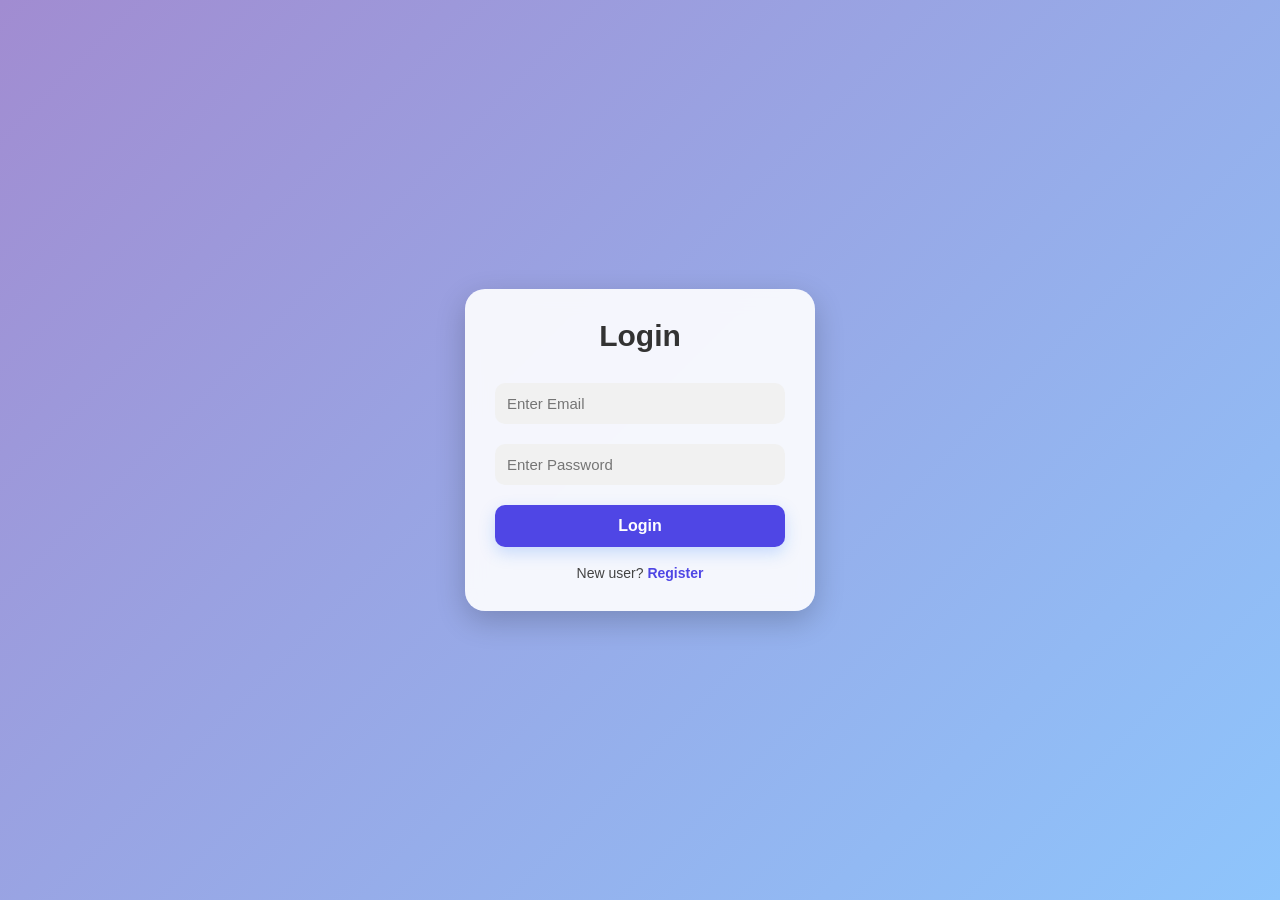
<file: login.html>
<!DOCTYPE html>
<html lang="en">

<head>

  <meta charset="UTF-8">

  <meta name="viewport"
        content="width=device-width, initial-scale=1.0">

  <title>FocusFlow Login</title>

  <link rel="stylesheet" href="style3.css">

  <style>

    body{
      margin:0;

      font-family:Arial,sans-serif;

      background:
        linear-gradient(
          135deg,
          #a18cd1,
          #8ec5fc
        );

      display:flex;
      justify-content:center;
      align-items:center;

      height:100vh;
    }

    .container{

      width:350px;

      background:rgba(255,255,255,0.9);

      backdrop-filter:blur(10px);

      border-radius:20px;

      padding:30px;

      box-shadow:
        0 10px 30px rgba(0,0,0,0.2);

      text-align:center;
    }

    .title{

      font-size:30px;

      font-weight:bold;

      margin-bottom:20px;

      color:#333;
    }

    input{

      width:100%;

      padding:12px;

      margin:10px 0;

      border:none;

      border-radius:10px;

      outline:none;

      background:#f1f1f1;

      font-size:15px;

      box-sizing:border-box;
    }

    button{

      width:100%;

      padding:12px;

      background:#4f46e5;

      color:white;

      border:none;

      border-radius:10px;

      cursor:pointer;

      margin-top:10px;

      font-size:16px;

      transition:0.3s;
    }

    button:hover{

      background:#4338ca;

      transform:scale(1.02);
    }

    .toggle{

      margin-top:18px;

      font-size:14px;

      color:#444;
    }

    .toggle a{

      color:#4f46e5;

      text-decoration:none;

      font-weight:bold;
    }

  </style>

</head>

<body>

  <div class="container">

    <div class="title">
      Login
    </div>

    <input
      type="email"
      id="loginEmail"
      placeholder="Enter Email"
    >

    <input
      type="password"
      id="loginPassword"
      placeholder="Enter Password"
    >

    <button onclick="login()">
      Login
    </button>

    <p class="toggle">

      New user?

      <a href="signup.html">
        Register
      </a>

    </p>

  </div>

  <script>

    function login() {

      const email =
        document
        .getElementById("loginEmail")
        .value
        .trim();

      const pass =
        document
        .getElementById("loginPassword")
        .value
        .trim();

      // Get saved user
      const savedUser =
        JSON.parse(
          localStorage.getItem("user")
        );

      // No user found
      if (!savedUser) {

        alert(
          "No account found. Please register first."
        );

        return;
      }

      // Check credentials
      if (

        savedUser.email === email &&

        savedUser.password === pass

      ) {

        alert("Login Successful ✅");

        localStorage.setItem(
          "loggedIn",
          "true"
        );

        // Redirect
        window.location.href =
          "index.html";

      } else {

        alert(
          "Invalid Email or Password ❌"
        );
      }
    }

  </script>

</body>

</html>
</file>
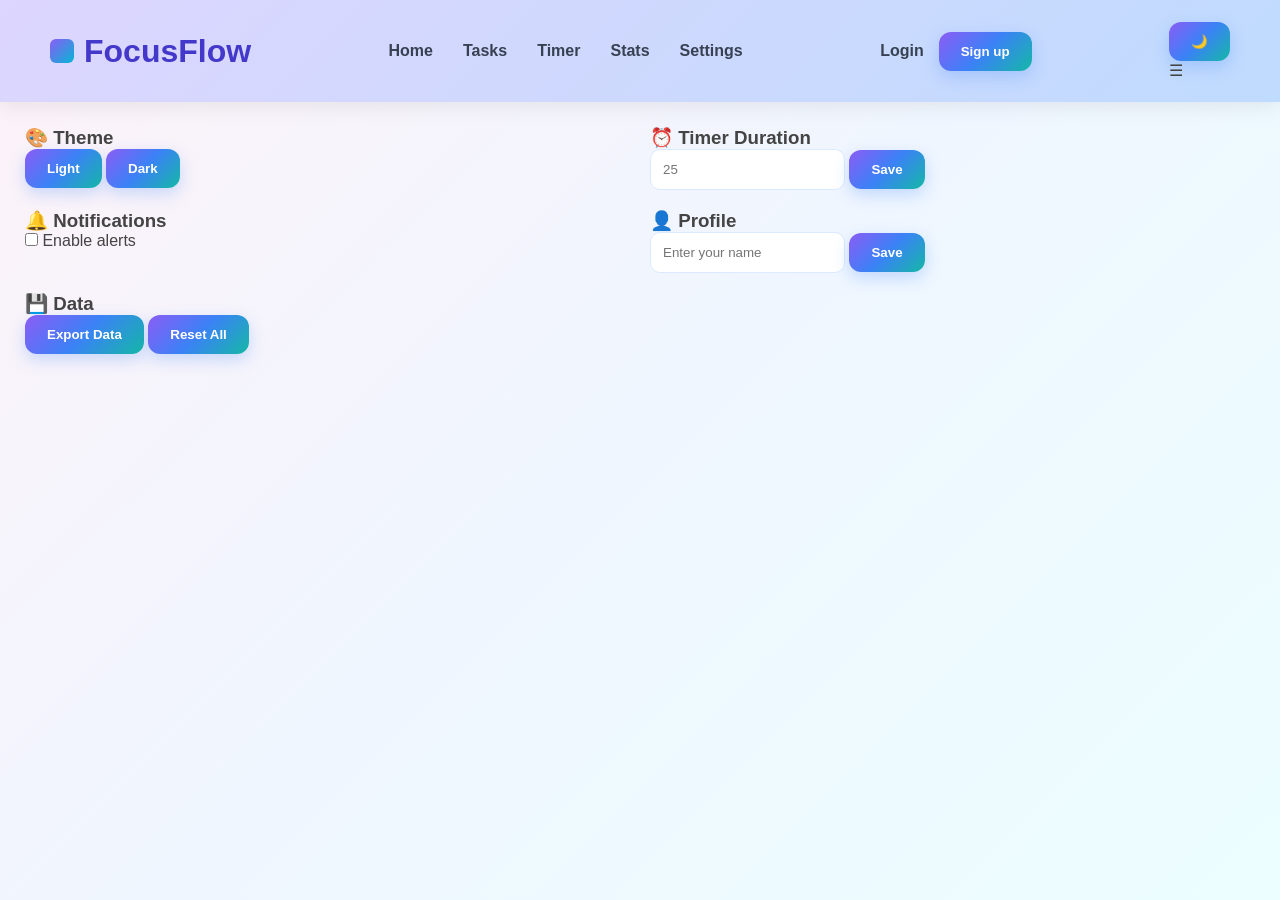
<file: settings.html>
<!DOCTYPE html>
<html lang="en">
<head>
    <meta charset="UTF-8">
    <meta name="viewport" content="width=device-width, initial-scale=1.0">
    <title>settings</title>
    <link rel="stylesheet" href="style3.css">

</head>
<body>
    <header class="header">
  <div class="logo">
    <div class="logo-box"></div> 
    <div>FocusFlow</div>
</div>
  <nav class="nav" id="navMenu">
    <a href="index.html">Home</a>
    <a href="tasks.html">Tasks</a>
    <a href="timer.html">Timer</a>
    <a href="stats.html">Stats</a>
    <a href="settings.html">Settings</a>
  </nav>
  <div class="right">
    <a href="login.html" class="login">Login</a>
    <button class="signup"
onclick="window.location.href='signup.html'">
  Sign up
</button>
  </div>

  <div class="actions">
    <button id="themeToggle">🌙</button>
    <div class="menu-toggle" id="menuToggle">☰</div>
  </div>
</header>
<main class="container">
  <div class="settings-grid">

  <!-- Theme -->
  <div class="settings-card">
    <h3>🎨 Theme</h3>
    <button onclick="setTheme('light')">Light</button>
    <button onclick="setTheme('dark')">Dark</button>
  </div>

  <!-- Timer Settings -->
  <div class="settings-card">
    <h3>⏰ Timer Duration</h3>
    <input type="number" id="timerInput" placeholder="25" />
    <button onclick="saveTimer()">Save</button>
  </div>

  <!-- Notifications -->
  <div class="settings-card">
    <h3>🔔 Notifications</h3>
    <label>
      <input type="checkbox" id="notifyToggle" />
      Enable alerts
    </label>
  </div>

  <!-- Profile -->
  <div class="settings-card">
    <h3>👤 Profile</h3>
    <input type="text" id="username" placeholder="Enter your name" />
    <button onclick="saveName()">Save</button>
  </div>

  <!-- Data -->
  <div class="settings-card">
    <h3>💾 Data</h3>
    <button onclick="exportData()">Export Data</button>
    <button onclick="clearData()">Reset All</button>
  </div>

</div>
</main>
<script src="script3.js"></script>
<script src="settings.js"></script>
</body>
</html>
</file>
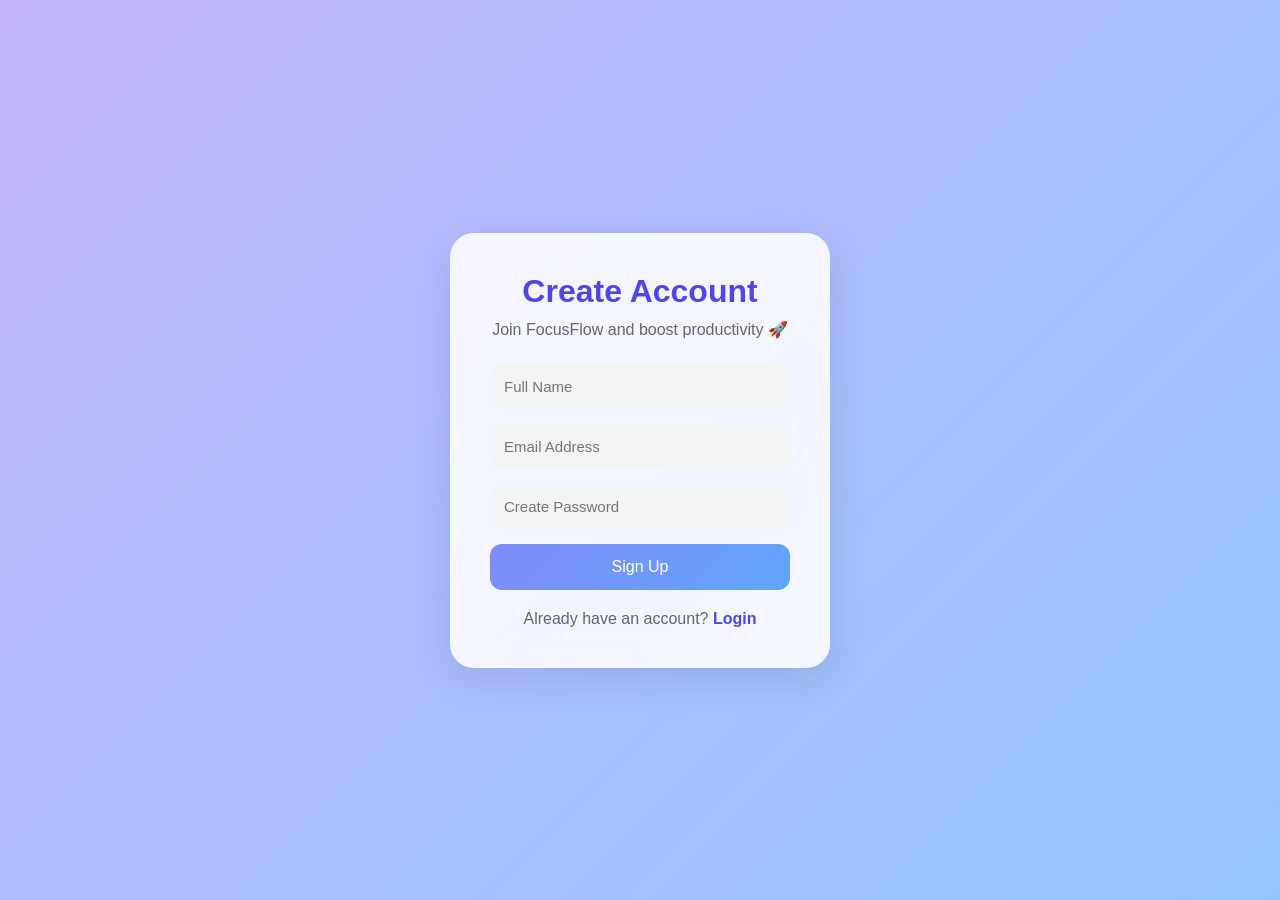
<file: signup.html>
<!DOCTYPE html>
<html lang="en">

<head>

  <meta charset="UTF-8">

  <meta name="viewport"
        content="width=device-width, initial-scale=1.0">

  <title>FocusFlow Signup</title>

  <link rel="stylesheet" href="signup.css">

</head>

<body>

  <div class="signup-container">

    <div class="signup-card">

      <h1>Create Account</h1>

      <p class="subtitle">
        Join FocusFlow and boost productivity 🚀
      </p>

      <input
        type="text"
        id="name"
        placeholder="Full Name"
      >

      <input
        type="email"
        id="email"
        placeholder="Email Address"
      >

      <input
        type="password"
        id="password"
        placeholder="Create Password"
      >

      <button onclick="signup()">
        Sign Up
      </button>

      <p class="login-link">
        Already have an account?

        <a href="login.html">
          Login
        </a>
      </p>

    </div>

  </div>

  <script>

    function signup() {

      const name =
        document.getElementById("name").value.trim();

      const email =
        document.getElementById("email").value.trim();

      const password =
        document.getElementById("password").value.trim();

      // Validation
      if (!name || !email || !password) {

        alert("Please fill all fields");

        return;
      }

      // Save user
      const user = {

        name: name,
        email: email,
        password: password
      };

      localStorage.setItem(
        "user",
        JSON.stringify(user)
      );

      alert("Signup Successful 🎉");

      // Redirect to login
      window.location.href = "login.html";
    }

  </script>

</body>

</html>
</file>
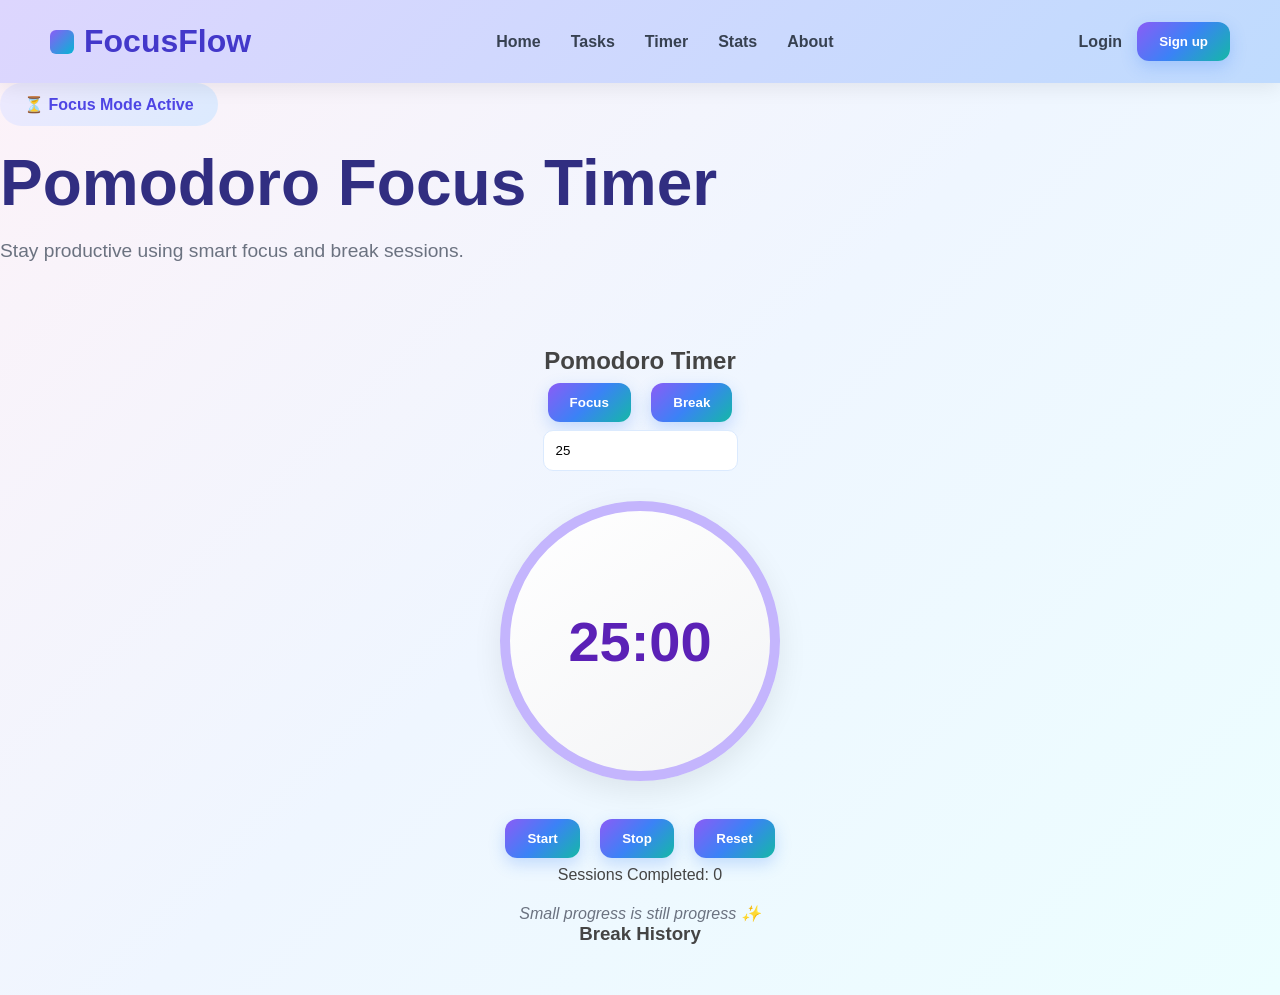
<file: timer.html>
<!DOCTYPE html>
<html lang="en">
<head>
    <meta charset="UTF-8">
    <meta name="viewport" content="width=device-width, initial-scale=1.0">
    <title>timer</title>
    <link rel="stylesheet" href="style3.css">
</head>
<body>
    <header class="header">
  <div class="logo">
    <div class="logo-box"></div> 
    <div>FocusFlow</div>
</div>
   <nav class="nav" id="navMenu">
    <a href="index.html">Home</a>
    <a href="tasks.html">Tasks</a>
    <a href="timer.html">Timer</a>
    <a href="stats.html">Stats</a>
    <a href="about.html">About</a>
  </nav>
  <div class="right">
    <a href="login.html" class="login">Login</a>
    <button class="signup"
onclick="window.location.href='signup.html'">
  Sign up
</button>
  </div>

  
</header>

<div class="modes"></div>
<div class="timer-top">

  <div class="timer-badge">

    ⏳ Focus Mode Active

  </div>

  <h1 class="timer-heading">

    Pomodoro Focus Timer

  </h1>

  <p class="timer-subtitle">

    Stay productive using smart
    focus and break sessions.

  </p>

</div>
<section class="timer-container">
  <h1>Pomodoro Timer</h1>

  <!-- Mode -->
  <div class="modes">
    <button onclick="setMode(25)">Focus</button>
    <button onclick="setMode(5)">Break</button>
  </div>

  <!-- Manual Time Input -->
  <div class="manual-time">
    <input type="number"
           id="minutesInput"
           placeholder="Enter Minutes"
           value="25"
           min="1">
  </div>

  <!-- Timer Display -->
  <div class="timer-circle">
    <span id="time">25:00</span>
  </div>

  <!-- Controls -->
  <div class="controls">

    <button onclick="startTimer()">
      Start
    </button>

    <button onclick="stopTimer()">
      Stop
    </button>

    <button onclick="resetTimer()">
      Reset
    </button>

  </div>

  <!-- Session Count -->
  <p>
    Sessions Completed:
    <span id="sessions">0</span>
  </p>

  <!-- Motivation -->
  <p class="quote" id="quoteText">
    Stay focused 💪
  </p>

  <!-- Break History -->
  <div class="break-history">

    <h3>Break History</h3>

    <ul id="breakList"></ul>

  </div>

  
</section>

<script src="script3.js"></script>

</body>
</html>
</file>
<file: style3.css>
/* =========================
   GLOBAL RESET
========================= */

/* =========================================
   GLOBAL RESET
========================================= */

*{
  margin:0;
  padding:0;
  box-sizing:border-box;
  font-family:'Segoe UI',sans-serif;
}

/* =========================================
   BODY
========================================= */


#loader{

  position:fixed;

  top:0;
  left:0;

  width:100%;
  height:100%;

  background:white;

  display:flex;
  justify-content:center;
  align-items:center;

  z-index:9999;

  font-size:3rem;

  color:#4f46e5;
}

body{

  min-height:100vh;

  color:#444;

  background:

    linear-gradient(
      135deg,
      #fff1f2,
      #eef2ff,
      #ecfeff
    );

  background-attachment:fixed;

  overflow-x:hidden;
}

/* =========================================
   HEADER
========================================= */

.header{

  display:flex;

  align-items:center;

  justify-content:space-between;

  padding:22px 50px;

  background:

    linear-gradient(
      135deg,
      #ddd6fe,
      #bfdbfe
    );

  position:sticky;

  top:0;

  z-index:100;

  box-shadow:
    0 4px 20px rgba(0,0,0,0.08);
}

/* =========================================
   LOGO
========================================= */

.logo{

  display:flex;

  align-items:center;

  gap:10px;

  font-size:2rem;

  font-weight:bold;

  color:#4338ca;
}

.logo-box{

  width:24px;

  height:24px;

  border-radius:6px;

  background:

    linear-gradient(
      135deg,
      #8b5cf6,
      #06b6d4
    );
}

/* =========================================
   NAVBAR
========================================= */

.nav{

  display:flex;

  gap:30px;
}

.nav a{

  text-decoration:none;

  color:#374151;

  font-weight:600;

  transition:0.3s;
}

.nav a:hover{

  color:#7c3aed;
}

/* =========================================
   RIGHT SECTION
========================================= */

.right{

  display:flex;

  align-items:center;

  gap:15px;
}

.login{

  text-decoration:none;

  color:#374151;

  font-weight:600;
}

/* =========================================
   BUTTONS
========================================= */

button,
.primary,
.signup{

  padding:12px 22px;

  border:none;

  border-radius:12px;

  cursor:pointer;

  font-weight:600;

  color:white;

  background:

    linear-gradient(
      135deg,
      #8b5cf6,
      #3b82f6,
      #14b8a6
    );

  transition:0.3s ease;

  box-shadow:
    0 6px 16px rgba(59,130,246,0.25);
}

button:hover,
.primary:hover,
.signup:hover{

  transform:translateY(-2px);

  box-shadow:
    0 10px 24px rgba(59,130,246,0.35);
}

.secondary{

  background:white;

  color:#6366f1;

  border:1px solid #c7d2fe;
}

/* =========================================
   CONTAINER
========================================= */

.container{

  padding:25px;
}

/* =========================================
   CARD DESIGN
========================================= */

/* =========================================
   HOME PAGE CARDS
========================================= */

.card{

  position:relative;

  overflow:hidden;

  padding:40px;

  margin-bottom:35px;

  border-radius:30px;

  background:

    linear-gradient(
      135deg,
      rgba(255,255,255,0.95),
      rgba(240,245,255,0.92)
    );

  border:1px solid rgba(255,255,255,0.5);

  backdrop-filter:blur(20px);

  box-shadow:
    0 12px 35px rgba(99,102,241,0.12);

  transition:0.4s ease;
}

/* Hover Effect */

.card:hover{

  transform:
    translateY(-8px)
    scale(1.01);

  box-shadow:
    0 18px 45px rgba(99,102,241,0.2);
}

/* Top Glow */

.card::before{

  content:"";

  position:absolute;

  top:0;
  left:0;

  width:100%;
  height:8px;

  background:

    linear-gradient(
      90deg,
      #8b5cf6,
      #3b82f6,
      #06b6d4,
      #14b8a6
    );
}

/* Headings */

.card h1{

  font-size:4rem;

  margin-bottom:20px;

  color:#312e81;

  letter-spacing:1px;
}

.card h2{

  font-size:2.3rem;

  margin-bottom:20px;

  color:#4338ca;
}

/* Paragraphs */

.card p{

  font-size:1.25rem;

  line-height:1.8;

  color:#6b7280;

  font-weight:500;
}

/* Stats Text */

.card span{

  color:#7c3aed;

  font-weight:bold;

  font-size:1.5rem;
}

/* Quick Stats Layout */

.card:nth-child(2){

  background:

    linear-gradient(
      135deg,
      #f5f3ff,
      #eff6ff,
      #ecfeff
    );
}

/* Welcome Card */

.card:nth-child(1){

  background:

    linear-gradient(
      135deg,
      #ffffff,
      #fdf4ff,
      #eef2ff
    );
}


/* =========================================
   SMOOTH ENTRY ANIMATION
========================================= */

.card{

  animation:fadeUp 0.8s ease;
}

@keyframes fadeUp{

  from{

    opacity:0;

    transform:
      translateY(30px);
  }

  to{

    opacity:1;

    transform:
      translateY(0);
  }
}

/* =========================================
   INPUTS
========================================= */

input,
select{

  padding:12px;

  border-radius:10px;

  border:1px solid #dbeafe;

  background:white;

  outline:none;
}

input:focus,
select:focus{

  border-color:#8b5cf6;

  box-shadow:
    0 0 0 4px rgba(139,92,246,0.15);
}

/* =========================================
   INPUT BOX
========================================= */

.input-box{

  display:flex;

  justify-content:center;

  gap:10px;

  margin-top:25px;
}

/* =========================================
   TASKS
========================================= */

.task-input{

  display:flex;

  gap:10px;

  margin-bottom:20px;
}

.task-item{

  background:#f9fafb;

  border-radius:14px;

  padding:15px;

  margin-bottom:12px;

  transition:0.3s;
}

.task-item:hover{

  transform:translateY(-2px);

  background:#eef2ff;
}

.completed{

  text-decoration:line-through;

  opacity:0.6;
}

/* =========================================
   PROGRESS BAR
========================================= */

.progress-bar{

  width:100%;

  height:12px;

  background:#e5e7eb;

  border-radius:20px;

  overflow:hidden;
}

#progressFill{

  height:100%;

  width:0%;

  background:

    linear-gradient(
      90deg,
      #8b5cf6,
      #06b6d4
    );
}

/* =========================================
   TIMER PAGE
========================================= */

.timer-container{

  text-align:center;

  padding:50px;
}

.timer-circle{

  width:280px;

  height:280px;

  border-radius:50%;

  background:

    linear-gradient(
      145deg,
      #ffffff,
      #f3f4f6
    );

  border:10px solid #c4b5fd;

  display:flex;

  justify-content:center;

  align-items:center;

  margin:30px auto;

  font-size:3.5rem;

  font-weight:bold;

  color:#5b21b6;

  box-shadow:
    0 10px 30px rgba(0,0,0,0.08);
}

.controls button,
.modes button{

  margin:8px;
}

/* =========================================
   QUOTE
========================================= */

.quote{

  margin-top:20px;

  color:#6b7280;

  font-style:italic;
}

/* =========================================
   STATS
========================================= */

.stats-grid{

  display:grid;

  grid-template-columns:repeat(4,1fr);

  gap:20px;
}

.card p{

  font-size:24px;

  font-weight:bold;

  color:#7c3aed;
}

.stats-top{

  display:flex;

  gap:20px;
}

/* =========================================
   CHART
========================================= */

.chart{

  display:flex;

  align-items:flex-end;

  gap:10px;

  height:160px;
}

.bar{

  flex:1;

  background:

    linear-gradient(
      180deg,
      #a78bfa,
      #38bdf8
    );

  border-radius:8px;

  color:white;

  display:flex;

  align-items:flex-end;

  justify-content:center;

  padding-bottom:6px;
}

/* =========================================
   SETTINGS
========================================= */

.settings-grid{

  display:grid;

  grid-template-columns:repeat(2,1fr);

  gap:20px;
}

/* =========================================
   FOOTER
========================================= */

.footer{

  display:grid;

  grid-template-columns:
    repeat(auto-fit,minmax(150px,1fr));

  gap:30px;

  padding:50px;

  margin-top:50px;

  background:

    linear-gradient(
      135deg,
      #fce7f3,
      #dbeafe,
      #ccfbf1
    );

  border-top:1px solid #dbeafe;
}

.footer h4{

  margin-bottom:12px;

  color:#374151;
}

.footer p{

  color:#6b7280;

  margin:6px 0;
}

/* =========================================
   DARK MODE
========================================= */

.dark{

  background:#111827;

  color:white;
}

.dark .card,
.dark .settings-card{

  background:#1f2937;

  color:white;
}

/* =========================================
   MOBILE RESPONSIVE
========================================= */

@media(max-width:768px){

  .header{

    flex-direction:column;

    gap:15px;
  }

  .nav{

    flex-wrap:wrap;

    justify-content:center;
  }

  .stats-grid,
  .settings-grid,
  .stats-top{

    grid-template-columns:1fr;

    flex-direction:column;
  }

  .hero h1{

    font-size:2.4rem;
  }

  .input-box,
  .task-input{

    flex-direction:column;
  }

  .timer-circle{

    width:220px;

    height:220px;

    font-size:2.7rem;
  }
}

/* =========================================
   FEATURES SECTION
========================================= */

.features-section{

  padding:80px 20px;

  text-align:center;
}

.section-title{

  font-size:2.5rem;

  margin-bottom:50px;

  color:#5b21b6;
}

.features-grid{

  display:grid;

  grid-template-columns:
    repeat(auto-fit,minmax(280px,1fr));

  gap:30px;
}

.feature-card{

  background:white;

  border-radius:24px;

  overflow:hidden;

  box-shadow:
    0 10px 30px rgba(0,0,0,0.08);

  transition:0.3s;
}

.feature-card:hover{

  transform:translateY(-8px);
}

.feature-card img{

  width:100%;

  height:220px;

  object-fit:cover;
}

.feature-card h3{

  margin-top:20px;

  color:#4f46e5;
}

.feature-card p{

  padding:15px 20px 30px;

  color:#666;

  line-height:1.6;
}

/* =========================================
   PREVIEW SECTION
========================================= */

.preview-section{

  display:grid;

  grid-template-columns:1fr 1fr;

  gap:40px;

  align-items:center;

  padding:80px 20px;
}

.preview-left h2{

  font-size:3rem;

  margin-bottom:20px;

  color:#4338ca;
}

.preview-left p{

  color:#666;

  line-height:1.8;

  margin-bottom:25px;
}

.preview-right img{

  width:100%;

  border-radius:24px;

  box-shadow:
    0 12px 30px rgba(0,0,0,0.12);
}

/* =========================================
   MOBILE
========================================= */

@media(max-width:768px){

  .preview-section{

    grid-template-columns:1fr;
  }

  .preview-left{

    text-align:center;
  }

  .preview-left h2{

    font-size:2.2rem;
  }
}


/* =========================================
   DEMO POPUP
========================================= */

.demo-popup{

  position:fixed;

  top:0;
  left:0;

  width:100%;
  height:100%;

  background:
    rgba(0,0,0,0.4);

  display:none;

  justify-content:center;

  align-items:center;

  z-index:999;
}

.demo-box{

  width:400px;

  background:white;

  padding:35px;

  border-radius:24px;

  text-align:center;

  position:relative;

  box-shadow:
    0 12px 40px rgba(0,0,0,0.2);

  animation:popupShow 0.4s ease;
}

.demo-box h2{

  margin-bottom:15px;

  color:#4f46e5;
}

.demo-box p{

  margin-bottom:20px;

  color:#666;
}

.demo-box input{

  width:100%;

  padding:12px;

  margin-bottom:15px;

  border-radius:10px;

  border:1px solid #ddd;
}

.close-btn{

  position:absolute;

  top:15px;
  right:20px;

  cursor:pointer;

  font-size:20px;

  color:#555;
}

/* Animation */

@keyframes popupShow{

  from{

    transform:
      scale(0.7);

    opacity:0;
  }

  to{

    transform:
      scale(1);

    opacity:1;
  }
}

/* =========================================
   TASK PAGE
========================================= */

.task-card{

  padding:40px;
}

.task-title{

  font-size:3rem;

  margin-bottom:30px;

  color:#4338ca;
}

.task-input{

  display:flex;

  flex-wrap:wrap;

  gap:15px;

  margin-bottom:25px;
}

.task-input input,
.task-input select{

  flex:1;

  min-width:150px;
}



/* =========================================
   SEARCH BOX
========================================= */

.search-wrapper{

  position:relative;

  margin:40px 0;
}

.search-icon{

  position:absolute;

  left:25px;

  top:50%;

  transform:translateY(-50%);

  font-size:24px;
}

.search-box{

  width:100%;

  padding:22px 22px 22px 70px;

  border:none;

  border-radius:25px;

  font-size:18px;

  background:white;

  box-shadow:
    0 10px 25px rgba(0,0,0,0.08);
}

.search-box:focus{

  outline:none;

  box-shadow:
    0 10px 35px rgba(99,102,241,0.2);
}

/* =========================================
   TASK INPUT AREA
========================================= */

.task-input{

  display:grid;

  grid-template-columns:
    repeat(auto-fit,minmax(200px,1fr));

  gap:20px;

  margin-top:30px;

  margin-bottom:35px;
}

.task-input input,
.task-input select{

  padding:18px;

  border:none;

  border-radius:18px;

  background:white;

  font-size:16px;

  box-shadow:
    0 10px 25px rgba(0,0,0,0.08);

  transition:0.3s;
}

.task-input input:focus,
.task-input select:focus{

  outline:none;

  transform:scale(1.02);

  box-shadow:
    0 10px 30px rgba(99,102,241,0.2);
}

/* ADD BUTTON */

.task-input button{

  border:none;

  border-radius:18px;

  background:

    linear-gradient(
      135deg,
      #8b5cf6,
      #3b82f6,
      #14b8a6
    );

  color:white;

  font-size:18px;

  font-weight:bold;

  cursor:pointer;

  transition:0.3s ease;

  box-shadow:
    0 10px 25px rgba(59,130,246,0.2);
}

.task-input button:hover{

  transform:
    translateY(-5px)
    scale(1.05);
}

/* TASK LIST */

/* =========================================
   TASK LIST
========================================= */

#taskList{

  margin-top:40px;

  list-style:none;

  padding:0;
}

#taskList li{

  background:white;

  margin:20px 0;

  padding:25px;

  border-radius:25px;

  display:flex;

  justify-content:space-between;

  align-items:center;

  flex-wrap:wrap;

  gap:20px;

  box-shadow:
    0 15px 35px rgba(0,0,0,0.08);

  transition:0.3s ease;
}

#taskList li:hover{

  transform:translateY(-5px);

  box-shadow:
    0 20px 40px rgba(99,102,241,0.15);
}
.task-item:hover{

  transform:translateY(-4px);
}

.task-left{

  display:flex;

  flex-direction:column;

  gap:8px;
}

.task-name{

  font-size:1.3rem;

  font-weight:bold;

  color:#4f46e5;
}

.task-meta{

  font-size:14px;

  color:#666;
}

.priority{

  padding:5px 12px;

  border-radius:20px;

  color:white;

  font-size:12px;

  font-weight:bold;

  width:fit-content;
}

.high{

  background:#ef4444;
}

.medium{

  background:#f59e0b;
}

.low{

  background:#10b981;
}

/* EXTRA GRID */

.extra-grid{

  display:grid;

  grid-template-columns:
    repeat(auto-fit,minmax(250px,1fr));

  gap:20px;

  margin-top:30px;
}

.extra-card{

  text-align:center;
}

/* EMPTY */

#emptyMsg{

  margin-top:20px;

  font-size:1.4rem;

  color:#7c3aed;
}
/* Stats Graph Animation */
.bar{

  animation:growBar 1s ease;
}

@keyframes growBar{

  from{

    height:0;
  }

  to{

    height:100%;
  }
}


/* Smooth Scrolling */
html{

  scroll-behavior:smooth;

}




/* =========================================
   LIVE CLOCK DESIGN
========================================= */

#liveClock{

  padding:10px 15px;

  border-radius:10px;

  background:

    linear-gradient(
      135deg,
      rgba(139,92,246,0.95),
      rgba(59,130,246,0.9),
      rgba(20,184,166,0.9)
    );

  color:white;

  font-size:14px;

  font-weight:bold;

  letter-spacing:1px;

  box-shadow:
    0 10px 25px rgba(59,130,246,0.28);

  backdrop-filter:blur(12px);

  border:
    2px solid rgba(255,255,255,0.2);

  transition:0.4s ease;

  animation:
    glowClock 3s infinite alternate;
}

/* HOVER EFFECT */

#liveClock:hover{

  transform:
    translateY(-3px)
    scale(1.03);

  box-shadow:
    0 14px 35px rgba(59,130,246,0.4);
}

/* GLOW ANIMATION */

@keyframes glowClock{

  from{

    box-shadow:
      0 0 15px rgba(139,92,246,0.4);
  }

  to{

    box-shadow:
      0 0 30px rgba(20,184,166,0.55);
  }
}

/* =========================================
   HERO SECTION
========================================= */

.hero-section{

  display:grid;

  grid-template-columns:1.2fr 1fr;

  gap:60px;

  align-items:center;

  padding:70px 50px;

  margin:40px 0;

  border-radius:40px;

  background:

    linear-gradient(
      135deg,
      rgba(255,255,255,0.95),
      rgba(240,245,255,0.92)
    );

  box-shadow:
    0 20px 50px rgba(99,102,241,0.12);

  position:relative;

  overflow:hidden;
}

/* TOP LINE */

.hero-section::before{

  content:\"\";

  position:absolute;

  top:0;
  left:0;

  width:100%;
  height:8px;

  background:

    linear-gradient(
      90deg,
      #8b5cf6,
      #3b82f6,
      #14b8a6
    );
}

/* LEFT */

.hero-left h1{

  font-size:5rem;

  line-height:1.1;

  margin:20px 0;

  color:#312e81;
}

.hero-left p{

  font-size:1.2rem;

  line-height:1.8;

  color:#6b7280;
}

/* BADGE */

.hero-badge{

  display:inline-block;

  padding:12px 22px;

  border-radius:40px;

  background:

    linear-gradient(
      135deg,
      #ede9fe,
      #dbeafe
    );

  color:#4f46e5;

  font-weight:bold;
}

/* BUTTONS */

.hero-buttons{

  display:flex;

  gap:20px;

  margin-top:35px;
}

.hero-primary{

  padding:16px 30px;

  border:none;

  border-radius:18px;

  background:

    linear-gradient(
      135deg,
      #8b5cf6,
      #3b82f6
    );

  color:white;

  font-size:18px;

  font-weight:bold;

  cursor:pointer;

  transition:0.3s;
}

.hero-primary:hover{

  transform:translateY(-5px);
}

.hero-secondary{

  padding:16px 30px;

  border:none;

  border-radius:18px;

  background:white;

  color:#4f46e5;

  font-size:18px;

  font-weight:bold;

  cursor:pointer;
}

/* STATS */

.hero-stats{

  display:flex;

  gap:25px;

  margin-top:45px;
}

.stat-box{

  background:white;

  padding:20px;

  border-radius:20px;

  min-width:130px;

  text-align:center;

  box-shadow:
    0 10px 25px rgba(0,0,0,0.08);
}

.stat-box h2{

  color:#4f46e5;

  font-size:2rem;
}

/* RIGHT SIDE */

.dashboard-preview{

  display:flex;

  flex-direction:column;

  gap:25px;
}

.mini-card{

  background:white;

  padding:30px;

  border-radius:24px;

  box-shadow:
    0 15px 35px rgba(0,0,0,0.08);

  transition:0.3s;
}

.mini-card:hover{

  transform:
    translateY(-6px)
    scale(1.02);
}

.mini-card h3{

  margin-bottom:10px;

  color:#4338ca;
}

/* MOBILE */

@media(max-width:900px){

  .hero-section{

    grid-template-columns:1fr;

    text-align:center;
  }

  .hero-buttons,
  .hero-stats{

    justify-content:center;

    flex-wrap:wrap;
  }

  .hero-left h1{

    font-size:3.5rem;
  }
}

/* =========================================
   QUICK STATS SECTION
========================================= */

.stats-section{

  margin:50px 0;

  padding:50px;

  border-radius:35px;

  background:

    linear-gradient(
      135deg,
      rgba(255,255,255,0.95),
      rgba(240,248,255,0.9)
    );

  box-shadow:
    0 20px 50px rgba(99,102,241,0.12);

  position:relative;

  overflow:hidden;
}

/* TOP GLOW */

.stats-section::before{

  content:"";

  position:absolute;

  top:0;
  left:0;

  width:100%;
  height:8px;

  background:

    linear-gradient(
      90deg,
      #8b5cf6,
      #3b82f6,
      #14b8a6
    );
}

/* TITLE */

.stats-title{

  font-size:3rem;

  color:#312e81;

  margin-bottom:40px;
}

/* GRID */

.stats-grid{

  display:grid;

  grid-template-columns:
    repeat(auto-fit,minmax(260px,1fr));

  gap:30px;
}

/* CARD */

.stats-card{

  background:white;

  padding:35px;

  border-radius:28px;

  text-align:center;

  transition:0.4s ease;

  box-shadow:
    0 15px 35px rgba(0,0,0,0.08);

  position:relative;

  overflow:hidden;
}

/* HOVER EFFECT */

.stats-card:hover{

  transform:
    translateY(-10px)
    scale(1.03);

  box-shadow:
    0 20px 45px rgba(99,102,241,0.2);
}

/* ICON */

.stats-icon{

  font-size:3rem;

  margin-bottom:20px;
}

/* NUMBER */

.stats-card h1{

  font-size:4rem;

  color:#4f46e5;

  margin:15px 0;
}

/* TITLE */

.stats-card h3{

  font-size:1.5rem;

  color:#312e81;
}

/* DESCRIPTION */

.stats-card p{

  color:#6b7280;

  line-height:1.6;
}

/* =========================================
   TIMER PAGE PREMIUM DESIGN
========================================= */

.timer-section{

  max-width:900px;

  margin:50px auto;

  padding:50px;

  border-radius:40px;

  background:

    linear-gradient(
      135deg,
      rgba(255,255,255,0.95),
      rgba(240,245,255,0.92)
    );

  box-shadow:
    0 20px 50px rgba(99,102,241,0.15);

  position:relative;

  overflow:hidden;

  text-align:center;
}

/* TOP GLOW LINE */

.timer-section::before{

  content:"";

  position:absolute;

  top:0;
  left:0;

  width:100%;
  height:8px;

  background:

    linear-gradient(
      90deg,
      #8b5cf6,
      #3b82f6,
      #14b8a6
    );
}

/* HEADER */

.timer-heading{

  font-size:4rem;

  color:#312e81;

  margin:20px 0;
}

.timer-subtitle{

  color:#6b7280;

  font-size:1.2rem;

  margin-bottom:35px;
}

/* BADGE */

.timer-badge{

  display:inline-block;

  padding:12px 24px;

  border-radius:40px;

  background:

    linear-gradient(
      135deg,
      #ede9fe,
      #dbeafe
    );

  color:#4f46e5;

  font-weight:bold;
}

/* =========================================
   TASK HERO
========================================= */

.task-hero{

  display:flex;

  justify-content:space-between;

  align-items:center;

  gap:40px;

  margin-bottom:50px;

  flex-wrap:wrap;
}

.hero-left{

  flex:1;
}

.hero-badge{

  display:inline-block;

  padding:12px 24px;

  border-radius:40px;

  background:

    linear-gradient(
      135deg,
      #ede9fe,
      #dbeafe
    );

  color:#4f46e5;

  font-weight:bold;

  margin-bottom:20px;
}

.hero-title{

  font-size:4rem;

  color:#312e81;

  margin-bottom:20px;
}

.hero-text{

  font-size:1.2rem;

  color:#6b7280;

  line-height:1.7;
}

.hero-image{

  width:260px;

  animation:floatImage 3s ease-in-out infinite;
}

@keyframes floatImage{

  0%{
    transform:translateY(0px);
  }

  50%{
    transform:translateY(-15px);
  }

  100%{
    transform:translateY(0px);
  }
}


/* =========================================
   FILTER BUTTONS
========================================= */

.filters{

  display:flex;

  gap:20px;

  margin:35px 0;

  flex-wrap:wrap;
}

.filters button{

  padding:16px 35px;

  border:none;

  border-radius:18px;

  background:

    linear-gradient(
      135deg,
      #8b5cf6,
      #3b82f6,
      #14b8a6
    );

  color:white;

  font-size:17px;

  font-weight:bold;

  cursor:pointer;

  transition:0.3s ease;

  box-shadow:
    0 10px 25px rgba(59,130,246,0.2);
}

.filters button:hover{

  transform:
    translateY(-5px)
    scale(1.05);
}

/* BACKGROUND EFFECT */

body{

  background:

    linear-gradient(
      135deg,
      #fdf2f8,
      #eff6ff,
      #ecfeff
    );
}


/* =========================================
   STATS HERO stats page
========================================= */

.stats-hero{

  display:flex;

  justify-content:space-between;

  align-items:center;

  gap:50px;

  flex-wrap:wrap;

  margin-bottom:60px;

  padding:50px;

  border-radius:40px;

  background:

    linear-gradient(
      135deg,
      rgba(255,255,255,0.95),
      rgba(240,248,255,0.92)
    );

  box-shadow:
    0 20px 50px rgba(99,102,241,0.12);

  position:relative;

  overflow:hidden;
}

/* TOP LINE */

.stats-hero::before{

  content:"";

  position:absolute;

  top:0;
  left:0;

  width:100%;
  height:8px;

  background:

    linear-gradient(
      90deg,
      #8b5cf6,
      #3b82f6,
      #14b8a6
    );
}

/* LEFT */

.stats-left{

  flex:1;
}

/* BADGE */

.stats-badge{

  display:inline-block;

  padding:12px 24px;

  border-radius:40px;

  background:

    linear-gradient(
      135deg,
      #ede9fe,
      #dbeafe
    );

  color:#4f46e5;

  font-weight:bold;

  margin-bottom:20px;
}

/* TITLE */

.stats-title{

  font-size:4rem;

  color:#312e81;

  margin-bottom:20px;
}

/* TEXT */

.stats-text{

  font-size:1.2rem;

  color:#6b7280;

  line-height:1.8;
}

/* IMAGE */

.stats-image{

  width:300px;

  animation:floatStats 3s ease-in-out infinite;
}

@keyframes floatStats{

  0%{
    transform:translateY(0px);
  }

  50%{
    transform:translateY(-15px);
  }

  100%{
    transform:translateY(0px);
  }
}

/* =========================================
   ANALYTICS SECTION
========================================= */

.analytics-grid{

  display:grid;

  grid-template-columns:
    repeat(auto-fit,minmax(350px,1fr));

  gap:35px;

  margin-bottom:60px;
}

/* CARD */

.analytics-card{

  background:white;

  padding:35px;

  border-radius:35px;

  box-shadow:
    0 20px 45px rgba(0,0,0,0.08);

  transition:0.3s ease;
}

.analytics-card:hover{

  transform:
    translateY(-8px)
    scale(1.02);
}

/* TITLE */

.analytics-card h2{

  color:#312e81;

  margin-bottom:30px;

  font-size:2rem;
}

/* =========================================
   INSIGHTS stats page
========================================= */

.insights-card{

  display:flex;

  flex-direction:column;

  justify-content:center;
}

.insight-item{

  padding:18px;

  margin:12px 0;

  border-radius:18px;

  background:#f5f3ff;

  color:#4f46e5;

  font-size:18px;

  font-weight:bold;

  transition:0.3s;
}

.insight-item:hover{

  transform:translateX(10px);

  background:#ede9fe;
}

/* =========================================
   PREMIUM STATS CARDS
========================================= */

.stats-cards{

  display:grid;

  grid-template-columns:
    repeat(auto-fit,minmax(220px,1fr));

  gap:30px;

  margin-bottom:60px;
}

/* CARD */

.premium-card{

  background:white;

  padding:40px;

  border-radius:30px;

  text-align:center;

  box-shadow:
    0 15px 35px rgba(0,0,0,0.08);

  transition:0.3s ease;
}

.premium-card:hover{

  transform:
    translateY(-10px)
    scale(1.03);
}

/* ICON */

.card-icon{

  font-size:3rem;

  margin-bottom:20px;
}

/* NUMBER */

.premium-card h1{

  color:#4f46e5;

  font-size:4rem;
}

/* TITLE */

.premium-card h3{

  color:#312e81;

  margin-bottom:15px;
}

/* =========================================
   PROGRESS SECTION stats page
========================================= */

.progress-section{

  margin-top:50px;
}

.progress-bar{

  width:100%;

  height:25px;

  background:#e5e7eb;

  border-radius:30px;

  overflow:hidden;

  margin:20px 0;
}

#progressFill{

  width:70%;

  height:100%;

  background:

    linear-gradient(
      90deg,
      #8b5cf6,
      #3b82f6,
      #14b8a6
    );

  border-radius:30px;

  animation:progressMove 2s ease;
}

@keyframes progressMove{

  from{
    width:0;
  }
}

/* =========================================
   ABOUT PAGE
========================================= */

/* HERO SECTION */

.about-hero{

  display:flex;

  justify-content:space-between;

  align-items:center;

  gap:50px;

  flex-wrap:wrap;

  padding:60px;

  border-radius:40px;

  background:

    linear-gradient(
      135deg,
      rgba(255,255,255,0.95),
      rgba(240,248,255,0.92)
    );

  box-shadow:
    0 20px 50px rgba(99,102,241,0.12);

  margin-bottom:70px;

  position:relative;

  overflow:hidden;
}

/* TOP COLOR LINE */

.about-hero::before{

  content:"";

  position:absolute;

  top:0;
  left:0;

  width:100%;
  height:8px;

  background:

    linear-gradient(
      90deg,
      #8b5cf6,
      #3b82f6,
      #14b8a6
    );
}

/* LEFT */

.about-left{

  flex:1;
}

/* BADGE */

.about-badge{

  display:inline-block;

  padding:12px 25px;

  border-radius:40px;

  background:#ede9fe;

  color:#4f46e5;

  font-weight:bold;

  margin-bottom:20px;
}

/* TITLE */

.about-title{

  font-size:4.5rem;

  line-height:1.1;

  color:#312e81;

  margin-bottom:25px;
}

/* TEXT */

.about-text{

  font-size:1.2rem;

  line-height:1.8;

  color:#6b7280;

  margin-bottom:35px;
}

/* BUTTONS */

.about-buttons{

  display:flex;

  gap:20px;

  flex-wrap:wrap;
}

/* BUTTON */

.hero-btn{

  padding:16px 35px;

  border:none;

  border-radius:18px;

  background:

    linear-gradient(
      135deg,
      #8b5cf6,
      #14b8a6
    );

  color:white;

  font-size:17px;

  font-weight:bold;

  cursor:pointer;

  transition:0.3s;
}

.hero-btn:hover{

  transform:translateY(-5px);

  box-shadow:
    0 15px 30px rgba(99,102,241,0.3);
}

/* OUTLINE BUTTON */

.hero-btn-outline{

  padding:16px 35px;

  border-radius:18px;

  border:2px solid #8b5cf6;

  background:white;

  color:#4f46e5;

  font-size:17px;

  font-weight:bold;

  cursor:pointer;

  transition:0.3s;
}

.hero-btn-outline:hover{

  background:#ede9fe;
}

/* IMAGE */

.about-image{

  width:350px;

  animation:floatImage 3s ease-in-out infinite;
}

@keyframes floatImage{

  0%{
    transform:translateY(0px);
  }

  50%{
    transform:translateY(-15px);
  }

  100%{
    transform:translateY(0px);
  }
}

/* =========================================
   FEATURES
========================================= */

.features-section{

  margin-bottom:80px;
}

.section-title{

  text-align:center;

  font-size:3rem;

  color:#312e81;

  margin-bottom:50px;
}

/* GRID */

.features-grid{

  display:grid;

  grid-template-columns:
    repeat(auto-fit,minmax(250px,1fr));

  gap:35px;
}

/* CARD */

.feature-card{

  background:white;

  padding:40px;

  border-radius:30px;

  text-align:center;

  transition:0.3s ease;

  box-shadow:
    0 15px 40px rgba(0,0,0,0.08);
}

.feature-card:hover{

  transform:
    translateY(-10px)
    scale(1.03);
}

/* ICON */

.feature-icon{

  font-size:4rem;

  margin-bottom:20px;
}

/* TITLE */

.feature-card h3{

  color:#312e81;

  margin-bottom:15px;
}

/* TEXT */

.feature-card p{

  color:#6b7280;

  line-height:1.7;
}

/* =========================================
   TEAM SECTION
========================================= */

.team-section{

  margin-bottom:80px;
}

.team-card{

  max-width:500px;

  margin:auto;

  background:white;

  padding:50px;

  border-radius:35px;

  text-align:center;

  box-shadow:
    0 20px 50px rgba(0,0,0,0.08);
}

/* IMAGE */

.team-image{

  width:160px;

  margin-bottom:25px;
}

/* TITLE */

.team-card h3{

  font-size:2rem;

  color:#312e81;

  margin-bottom:10px;
}

/* TEXT */

.team-card p{

  color:#6b7280;

  margin-bottom:10px;
}

.team-desc{

  margin-top:20px;

  line-height:1.8;
}

/* =========================================
   MOTIVATION
========================================= */

.motivation-card{

  text-align:center;

  padding:60px;

  border-radius:35px;

  background:

    linear-gradient(
      135deg,
      #8b5cf6,
      #3b82f6,
      #14b8a6
    );

  color:white;

  margin-bottom:50px;
}

.motivation-card h2{

  font-size:3rem;

  margin-bottom:20px;
}

.motivation-card p{

  font-size:1.3rem;
}
 /* button click animation */
.hero-btn:active,
.hero-btn-outline:active{

  transform:scale(0.95);

}

/* =====================================
   DARK MODE TEXT FIX
===================================== */

/* NORMAL MODE */

.mini-title{

  color:#4338ca;
}

.mini-text{

  color:#374151;
}

/* DARK MODE */

body.dark-mode .mini-title{

  color:#ffffff;
}

body.dark-mode .mini-text{

  color:#e5e7eb;
}

/* MINI CARD DARK */

body.dark-mode .mini-card{

  background:#1f2937;

  border:1px solid #374151;

  box-shadow:0 8px 25px rgba(0,0,0,0.4);
}
</file>
<file: signup.css>
*{
  margin:0;
  padding:0;
  box-sizing:border-box;
  font-family:'Segoe UI',sans-serif;
}

body{

  height:100vh;

  display:flex;
  justify-content:center;
  align-items:center;

  background:
    linear-gradient(
      135deg,
      #c4b5fd,
      #93c5fd
    );
}

.signup-container{

  width:100%;
  display:flex;
  justify-content:center;
  align-items:center;
}

.signup-card{

  width:380px;

  background:rgba(255,255,255,0.85);

  backdrop-filter:blur(15px);

  border-radius:24px;

  padding:40px;

  box-shadow:
    0 10px 40px rgba(0,0,0,0.1);

  text-align:center;
}

.signup-card h1{

  color:#4f46e5;

  margin-bottom:10px;
}

.subtitle{

  color:#666;

  margin-bottom:25px;
}

.signup-card input{

  width:100%;

  padding:14px;

  margin-bottom:15px;

  border:none;

  border-radius:12px;

  background:#f3f4f6;

  outline:none;

  font-size:15px;
}

.signup-card input:focus{

  border:2px solid #818cf8;
}

.signup-card button{

  width:100%;

  padding:14px;

  border:none;

  border-radius:12px;

  background:
    linear-gradient(
      135deg,
      #818cf8,
      #60a5fa
    );

  color:white;

  font-size:16px;

  cursor:pointer;

  transition:0.3s;
}

.signup-card button:hover{

  transform:translateY(-2px);

  box-shadow:
    0 8px 20px rgba(96,165,250,0.35);
}

.login-link{

  margin-top:20px;

  color:#666;
}

.login-link a{

  color:#4f46e5;

  text-decoration:none;

  font-weight:bold;
}
</file>
